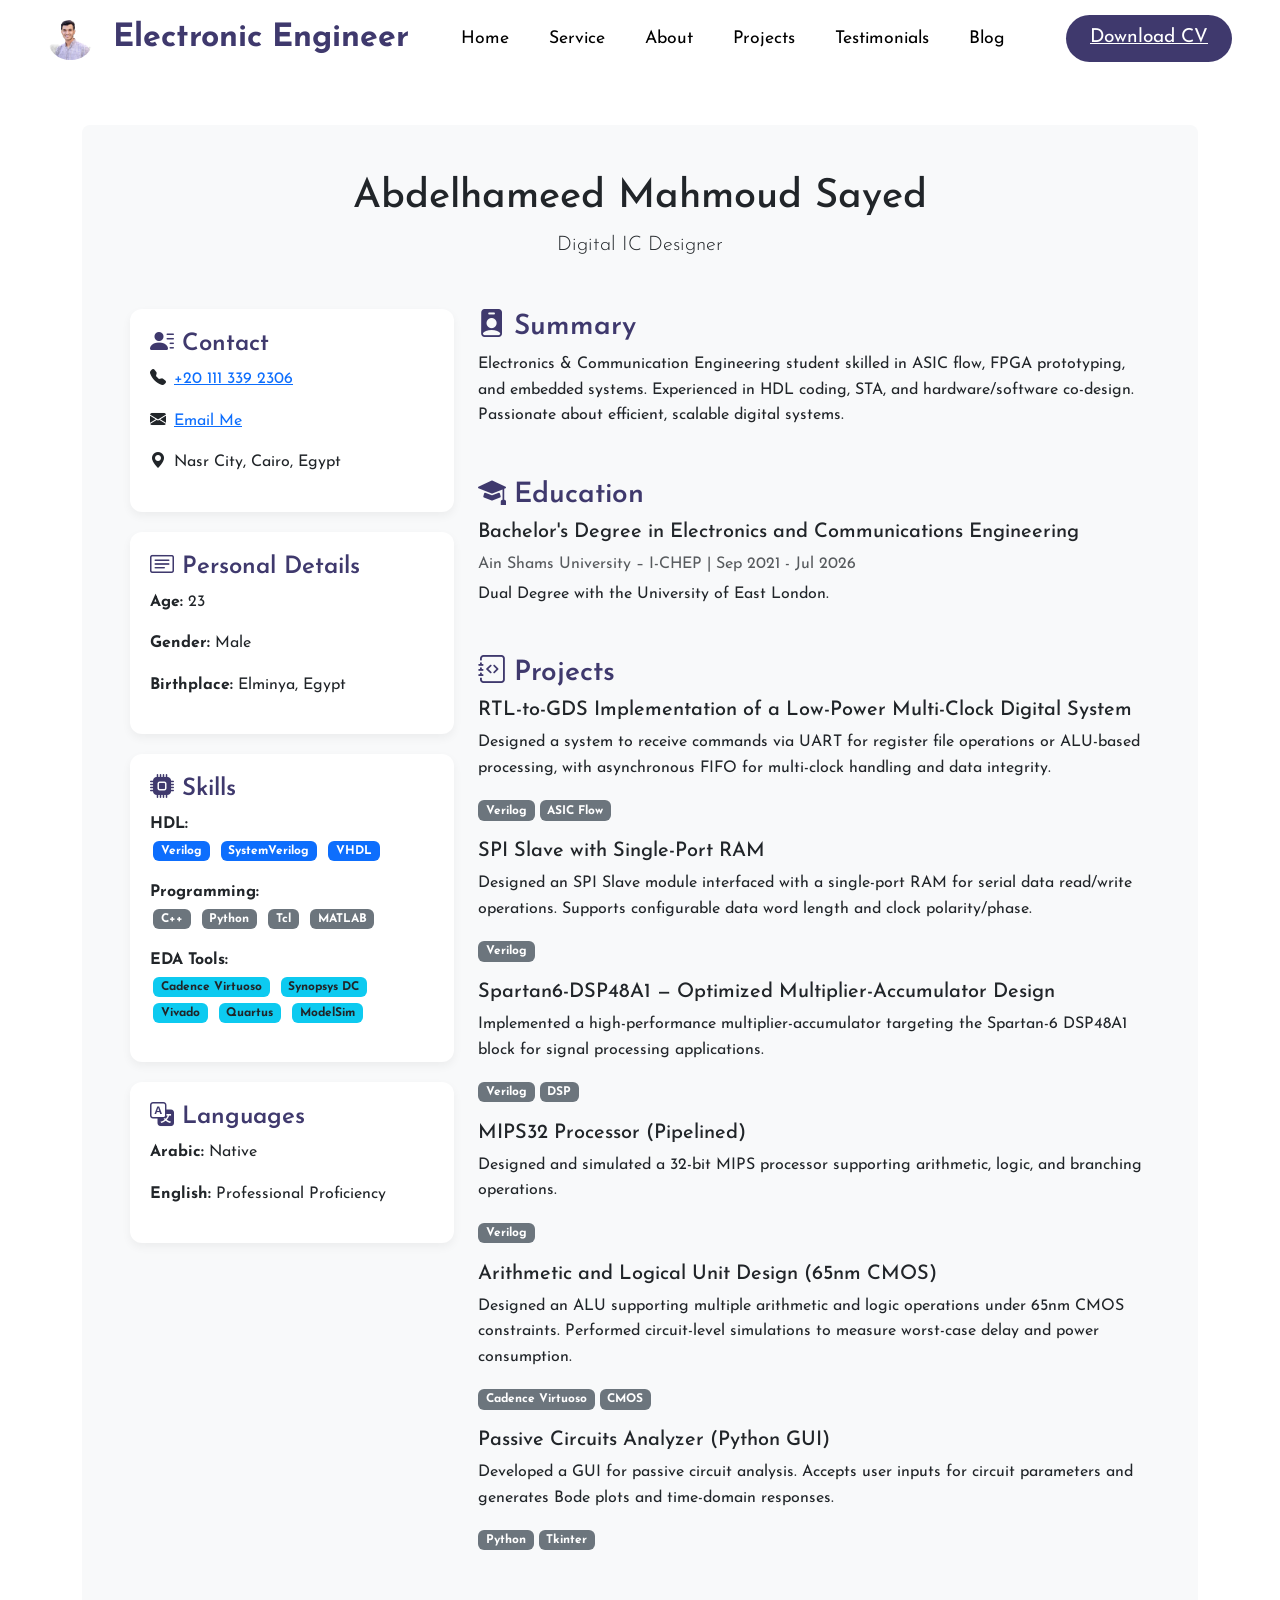
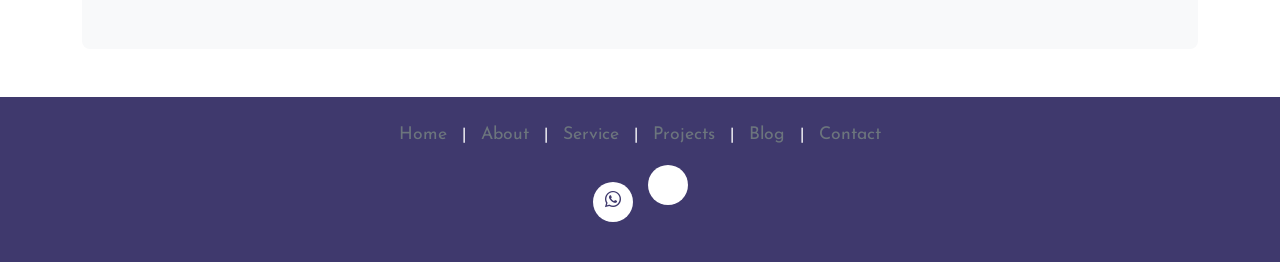
<file: resume.html>
<!DOCTYPE html>
<html lang="en">
  <head>
    <meta charset="UTF-8" />
    <meta http-equiv="X-UA-Compatible" content="IE=edge" />
    <meta name="viewport" content="width=device-width, initial-scale=1.0" />
    <title>Resume - Abdelhameed Mahmoud</title>

    <!-- bootstrap css cdn link  -->
    <link
      href="https://cdn.jsdelivr.net/npm/bootstrap@5.2.3/dist/css/bootstrap.min.css"
      rel="stylesheet"
    />

    <!-- custom css file -->
    <link rel="stylesheet" href="css/style.css" />

    <!-- google font link -->
    <link
      href="https://fonts.googleapis.com/css2?family=Josefin+Sans:wght@300;400;500;600;700&display=swap"
      rel="stylesheet"
    />

    <!-- bootstrap icon cdn link  -->
    <link
      rel="stylesheet"
      href="https://cdn.jsdelivr.net/npm/bootstrap-icons@1.10.4/font/bootstrap-icons.css"
    />

    <style>
      html {
        scroll-behavior: smooth;
      }
      body {
        font-family: 'Josefin Sans', sans-serif;
        line-height: 1.6;
      }
      h3, h4 {
        color: #3f396d;
        font-weight: 600;
      }
      .sidebar-card {
        background: #fff;
        border-radius: 12px;
        box-shadow: 0 4px 10px rgba(0,0,0,0.05);
        padding: 20px;
        margin-bottom: 20px;
      }
      .badge-skill {
        margin: 3px;
      }
      .c-btn {
        background: #3f396d;
        color: #fff !important;
        transition: 0.3s;
      }
      .c-btn:hover {
        background: #2d2b52;
      }
      footer {
        background: #3f396d;
        color: #fff;
      }
      footer a {
        color: #ddd;
        text-decoration: none;
        margin: 0 10px;
      }
      footer a:hover {
        color: #fff;
      }
      .social-links a {
        display: inline-flex;
        align-items: center;
        justify-content: center;
        width: 40px;
        height: 40px;
        border-radius: 50%;
        margin: 0 5px;
        background: #fff;
        color: #3f396d;
        transition: 0.3s;
      }
      .social-links a:hover {
        background: #2d2b52;
        color: #fff;
      }
    </style>
  </head>
  <body>
    <!-- navbar starts -->
    <nav class="navbar navbar-expand-lg navbar-light bg-white sticky-top">
      <div class="container-fluid px-5">
        <a class="navbar-brand fw-bold fs-2" href="index.html" style="color: #3f396d">
          <img src="images/Profile.png" alt="Profile Picture" style="height: 40px; border-radius: 50%; margin-right: 10px;">
          Electronic Engineer
        </a>
        <button
          class="nav-menu d-md-none"
          type="button"
          data-bs-toggle="collapse"
          data-bs-target="#navbarNav"
        >
          <i class="bi bi-menu-button-fill"></i>
        </button>
        <div class="collapse navbar-collapse justify-content-center" id="navbarNav">
          <ul class="navbar-nav gap-4" style="font-size: 1.1rem">
            <li class="nav-item"><a class="nav-link" href="index.html#home">Home</a></li>
            <li class="nav-item"><a class="nav-link" href="index.html#service">Service</a></li>
            <li class="nav-item"><a class="nav-link" href="index.html#about">About</a></li>
            <li class="nav-item"><a class="nav-link" href="index.html#projects">Projects</a></li>
            <li class="nav-item"><a class="nav-link" href="index.html#testimonial">Testimonials</a></li>
            <li class="nav-item"><a class="nav-link" href="index.html#blog">Blog</a></li>
          </ul>
        </div>
        <a href="resume.pdf" class="c-btn ms-4 py-2 px-4 rounded-pill d-none d-md-block">Download CV</a>
      </div>
    </nav>
    <!-- navbar ends here -->

    <main class="container my-5">
      <div class="bg-light p-5 rounded-3">
        <header class="text-center mb-5">
          <h1>Abdelhameed Mahmoud Sayed</h1>
          <p class="lead">Digital IC Designer</p>
        </header>

        <div class="row">
          <!-- Sidebar -->
          <aside class="col-md-4">
            <div class="sidebar-card">
              <h4><i class="bi bi-person-lines-fill me-2"></i>Contact</h4>
              <p><i class="bi bi-telephone-fill me-2"></i><a href="tel:+201113392306">+20 111 339 2306</a></p>
              <p><i class="bi bi-envelope-fill me-2"></i><a href="mailto:engabdelhameid.mahmoud@gmail.com">Email Me</a></p>
              <p><i class="bi bi-geo-alt-fill me-2"></i>Nasr City, Cairo, Egypt</p>
            </div>

            <div class="sidebar-card">
              <h4><i class="bi bi-card-text me-2"></i>Personal Details</h4>
              <p><strong>Age:</strong> 23</p>
              <p><strong>Gender:</strong> Male</p>
              <p><strong>Birthplace:</strong> Elminya, Egypt</p>
            </div>

            <div class="sidebar-card">
              <h4><i class="bi bi-cpu-fill me-2"></i>Skills</h4>
              <p><strong>HDL:</strong><br>
                <span class="badge bg-primary badge-skill">Verilog</span>
                <span class="badge bg-primary badge-skill">SystemVerilog</span>
                <span class="badge bg-primary badge-skill">VHDL</span>
              </p>
              <p><strong>Programming:</strong><br>
                <span class="badge bg-secondary badge-skill">C++</span>
                <span class="badge bg-secondary badge-skill">Python</span>
                <span class="badge bg-secondary badge-skill">Tcl</span>
                <span class="badge bg-secondary badge-skill">MATLAB</span>
              </p>
              <p><strong>EDA Tools:</strong><br>
                <span class="badge bg-info text-dark badge-skill">Cadence Virtuoso</span>
                <span class="badge bg-info text-dark badge-skill">Synopsys DC</span>
                <span class="badge bg-info text-dark badge-skill">Vivado</span>
                <span class="badge bg-info text-dark badge-skill">Quartus</span>
                <span class="badge bg-info text-dark badge-skill">ModelSim</span>
              </p>
            </div>

            <div class="sidebar-card">
              <h4><i class="bi bi-translate me-2"></i>Languages</h4>
              <p><strong>Arabic:</strong> Native</p>
              <p><strong>English:</strong> Professional Proficiency</p>
            </div>
          </aside>

          <!-- Main content -->
          <div class="col-md-8">
            <section class="mb-5">
              <h3><i class="bi bi-person-badge-fill me-2"></i>Summary</h3>
              <p>Electronics & Communication Engineering student skilled in ASIC flow, FPGA prototyping, and embedded systems. Experienced in HDL coding, STA, and hardware/software co-design. Passionate about efficient, scalable digital systems.</p>
            </section>

            <section class="mb-5">
              <h3><i class="bi bi-mortarboard-fill me-2"></i>Education</h3>
              <h5>Bachelor's Degree in Electronics and Communications Engineering</h5>
              <p class="text-muted mb-1">Ain Shams University – I-CHEP | Sep 2021 - Jul 2026</p>
              <p>Dual Degree with the University of East London.</p>
            </section>

            <section class="mb-5">
              <h3><i class="bi bi-journal-code me-2"></i>Projects</h3>
              <div class="mb-3">
                <h5>RTL-to-GDS Implementation of a Low-Power Multi-Clock Digital System</h5>
                <p>Designed a system to receive commands via UART for register file operations or ALU-based processing, with asynchronous FIFO for multi-clock handling and data integrity.</p>
                <span class="badge bg-secondary">Verilog</span>
                <span class="badge bg-secondary">ASIC Flow</span>
              </div>
              <div class="mb-3">
                <h5>SPI Slave with Single-Port RAM</h5>
                <p>Designed an SPI Slave module interfaced with a single-port RAM for serial data read/write operations. Supports configurable data word length and clock polarity/phase.</p>
                <span class="badge bg-secondary">Verilog</span>
              </div>
              <div class="mb-3">
                <h5>Spartan6-DSP48A1 — Optimized Multiplier-Accumulator Design</h5>
                <p>Implemented a high-performance multiplier-accumulator targeting the Spartan-6 DSP48A1 block for signal processing applications.</p>
                <span class="badge bg-secondary">Verilog</span>
                <span class="badge bg-secondary">DSP</span>
              </div>
              <div class="mb-3">
                <h5>MIPS32 Processor (Pipelined)</h5>
                <p>Designed and simulated a 32-bit MIPS processor supporting arithmetic, logic, and branching operations.</p>
                <span class="badge bg-secondary">Verilog</span>
              </div>
              <div class="mb-3">
                <h5>Arithmetic and Logical Unit Design (65nm CMOS)</h5>
                <p>Designed an ALU supporting multiple arithmetic and logic operations under 65nm CMOS constraints. Performed circuit-level simulations to measure worst-case delay and power consumption.</p>
                <span class="badge bg-secondary">Cadence Virtuoso</span>
                <span class="badge bg-secondary">CMOS</span>
              </div>
              <div class="mb-3">
                <h5>Passive Circuits Analyzer (Python GUI)</h5>
                <p>Developed a GUI for passive circuit analysis. Accepts user inputs for circuit parameters and generates Bode plots and time-domain responses.</p>
                <span class="badge bg-secondary">Python</span>
                <span class="badge bg-secondary">Tkinter</span>
              </div>
            </section>
          </div>
        </div>
      </div>
    </main>

    <!-- footer section starts  -->
    <footer class="text-center py-4 mt-5">
      <div class="link-group mb-3">
        <a href="index.html#home">Home</a> |
        <a href="index.html#about">About</a> |
        <a href="index.html#service">Service</a> |
        <a href="index.html#projects">Projects</a> |
        <a href="index.html#blog">Blog</a> |
        <a href="index.html#contact">Contact</a>
      </div>
      <div class="social-links mb-3">
        <a href="https://wa.me/201113392306" target="_blank"><i class="bi bi-whatsapp"></i></a>
        <a href="https://github.com/" target="_blank"><i class=
</file>
<file: css/style.css>
/* appling google font over the website  */
body{
    font-family: 'Josefin Sans', sans-serif;
    font-weight: 400;
}
/* styling menu icon */
.nav-menu{
    border: none;
    background-color: #fff;
    font-size: 1.5rem;
    color: #fca61f;
}
/* styling navbar links  */
.navbar-nav a{
    color: black;
    position: relative;
}
.navbar-nav a:hover{
    color: #fca61f;
}
.navbar-nav a:after {    
    background: none repeat scroll 0 0 transparent;
    bottom: 0;
    content: "";
    display: block;
    height: 2px;
    left: 50%;
    top: 35px;
    position: absolute;
    background: #fca61f;
    transition: width 0.3s ease 0s, left 0.3s ease 0s;
    width: 0;
  }
.navbar-nav a:hover:after { 
    width: 100%; 
    left: 0; 
  }
  /* styling contact btn  */
.c-btn{
    border: none;
    background: #fca61f;
    color: #fff;
    font-size: 1.2rem;
}
/* styling home section starts */
.home{
    background: linear-gradient(45deg, #211e39, #3f396d);
    background-size: cover;
    background-position: center;
    padding: 30px 0px 10px 0px;
}
.home h2{
    font-size: 3rem;
    line-height: 4rem;
    color: #fff;
}
.home p{
    width: fit-content;
    margin-top: 1rem;
    font-size: 1.2rem;
    color: #fff;
}
.h-btn:hover{
    background: #6f34fe;
    color: #fff;
    transform: translateY(-20px);
    transition-duration: 1s;
}
.link{
    text-decoration: none;
    font-size: 1.2rem;
    color: #fca61f;
    position: relative;
}
.link::after{
    content: '';
    position: absolute;
    width: 100%;
    transform: scaleX(0);
    height: 2px;
    bottom: 0;
    left: 0;
    top: 20px;
    background-color: #6f34fe;
    transform-origin: bottom right;
    transition: transform 0.25s ease-out;
}
.link:hover{
    color: #6f34fe;
}
.card-img-top {
  width: 100%;
  height: 200px;   /* تقدر تغير الرقم ده حسب ما تحب */
  object-fit: cover;
  border-top-left-radius: 0.5rem;
  border-top-right-radius: 0.5rem;
}
.link:hover::after{
    transform: scaleX(1);
    transform-origin: bottom left;
}
/* adding animation to home section image  */
.home img{
    animation: floatimg 4s ease-in-out infinite;
}

@keyframes floatimg {
    0%{
        transform: translateX(0);
    }
    50%{
        transform: translateX(-24px);
    }
    100%{
        transform: translateX(0);
    }
}

/* expertise section starts */
.heading small{
    color: #6f34fe;
    font-size: 1.5rem;
    font-weight: 600;
}
.heading h3{
    margin-top: 0.5rem;
    color: #3f396d;
    font-size: 2.5rem;
    font-weight: 700;
}
.expertise h4{
    color: #3f396d;
    font-weight: 700;
}
.expertise a{
    text-decoration: none;
    color: #fca61f;
}
.expertise a:hover{
    color: #6f34fe;
}
.expertise .service-card{
    text-align: center;
    padding: 15px 15px;
    border-radius: 0.7rem;
}

/* skill section starts */
.skill{
    background-color: rgb(234, 234, 249);
}
.skill-category {
    background-color: #fff;
    padding: 30px;
    border-radius: 10px;
    margin-bottom: 20px;
    box-shadow: 0 4px 8px rgba(0,0,0,0.1);
    height: 100%;
}
.skill-category h4 {
    color: #3f396d;
    font-weight: 700;
    margin-bottom: 20px;
}
.skill-category ul li {
    color: #333;
    font-size: 1.1rem;
    margin-bottom: 10px;
}
.skill-category ul li i {
    color: #fca61f;
    margin-right: 10px;
}
.skill-sub-heading {
    font-weight: 700;
    color: #6f34fe;
    font-size: 1.1rem;
}
.heading p{
    font-size: 1.3rem;
}

/* portfolio section starts */
#myBtnContainer{
    margin-bottom: 45px;
}
#myBtnContainer button{
  border: none;
  color: black;
  background: transparent;
  font-size: 20px;
  font-weight: 600;
  cursor: pointer;   
  display: inline-block;
  margin: 0 25px;
}
#myBtnContainer button:hover{
    color: #fca61f;
}

#myBtnContainer button:focus{
    outline: none;
}
.post .content h4{
    font-size: 1rem;
    font-weight: 700;
}
.post .card{
    border: none;
}

/* testimonial section starts */
.testimonial img:hover{
    transform: scale(1.2,1.2);
    transition-duration: 1s;
}
.testimonial h4{
    color: #3f396d;
}
.testimonial i{
    font-size: 2.9rem;
    color: #fca61f;
    
}
.testimonial .nextprev-btn{
    border: none;
    background-color: #fff;
}
.prev:hover,.prev-btn:hover{
    color:#6f34fe;
    transform: translateX(-10px);
    transition-duration: 1s;
}
.next:hover,.next-btn:hover{
    color:#6f34fe;
    transform: translateX(10px);
    transition-duration: 1s;
}

/* blog section starts */
.blog{
    background-color: #f2f2ff;
}
.blog .blogpost .card{
    border: none;
    border-radius: 5%;
}
.nav-bg{
    background-color: #fff;
}

.blog .blogpost small{
    color: #6f34fe;
    font-size: 1.1rem;
}
.blog .blogpost h4,.blogpost a{
    color: #3f396d;
    font-weight: 700;
    margin-top: 1rem;
    text-decoration: none;
}
.blogpost a:hover{
    color: #fca61f;
}
.blog .blogpost .read-more-btn{
    text-decoration: none;
    color: #fca61f;
    font-size: 1.1rem;
}
.blog .blogpost .read-more-btn:hover{
    color: #6f34fe;
}
/* styling modal group  */
.btn-c{
    margin-left: 94%;
    background-color: transparent;
    border: none;
    color: #fff;
    font-size: 2rem;
    margin-top: -3%;
}
.btn-c i{
    color: #fca61f;
}
.modal-body .content span{
    font-size: 1rem;
}
.modal-body .content small{
    font-size: 1rem;
    color: #6f34fe;
}
/* contact section starts */
.contact{
    background-color: #f3f3f3;
}
.contact-details i{
    font-size: 1.5rem;
    color: #fca61f;
}
.contact-details p{
    font-size: 1.2rem;
    margin-left: 1rem;
}
.contact-form .form-control:focus{
    box-shadow: none;
    border: 1px solid #fca61f;
}
.contact-form .form-control{
    padding: 10px 10px;
    width: 80%;
}

/* footer section starts */
footer{
    background-color: #211e39;
}

footer .link-group a{
    margin-left: 10px;
    margin-right: 10px;
    text-decoration: none;
    color: #6c757d;
    font-size: 1.1rem;
    margin-top: 1rem;
}
footer .link-group a:hover{
    color: #fca61f;
}
.social-links button{
    border: none;
    margin-right: 1rem;
    font-size: 1.2rem;
    background-color: #fff;
    padding: 14px 15px 10px 15px;
}
.social-links .dribble{
    color: #f33a7e;
}
.social-links button:hover{
    color: #fff;
    transform: translateY(-20px);
    transition-duration: 1s;
}
.social-links .dribble:hover{
    background-color: #f33a7e;
}
.social-links .whatsapp{
    color: #25D366;
}
.social-links .whatsapp:hover{
    background-color: #25D366;
}
.social-links .behance{
    color: #255afc;
}
.social-links .behance:hover{
    background-color: #255afc;
}

/* styling back to top button */
#btn-back-to-top {
    position: fixed;
    bottom: 40px;
    right: 40px;
    display: none;
    font-size: 1.4rem;
    background-color: #fca61f;
    color: #fff;
    animation: pulse 3s infinite;
}
</file>
